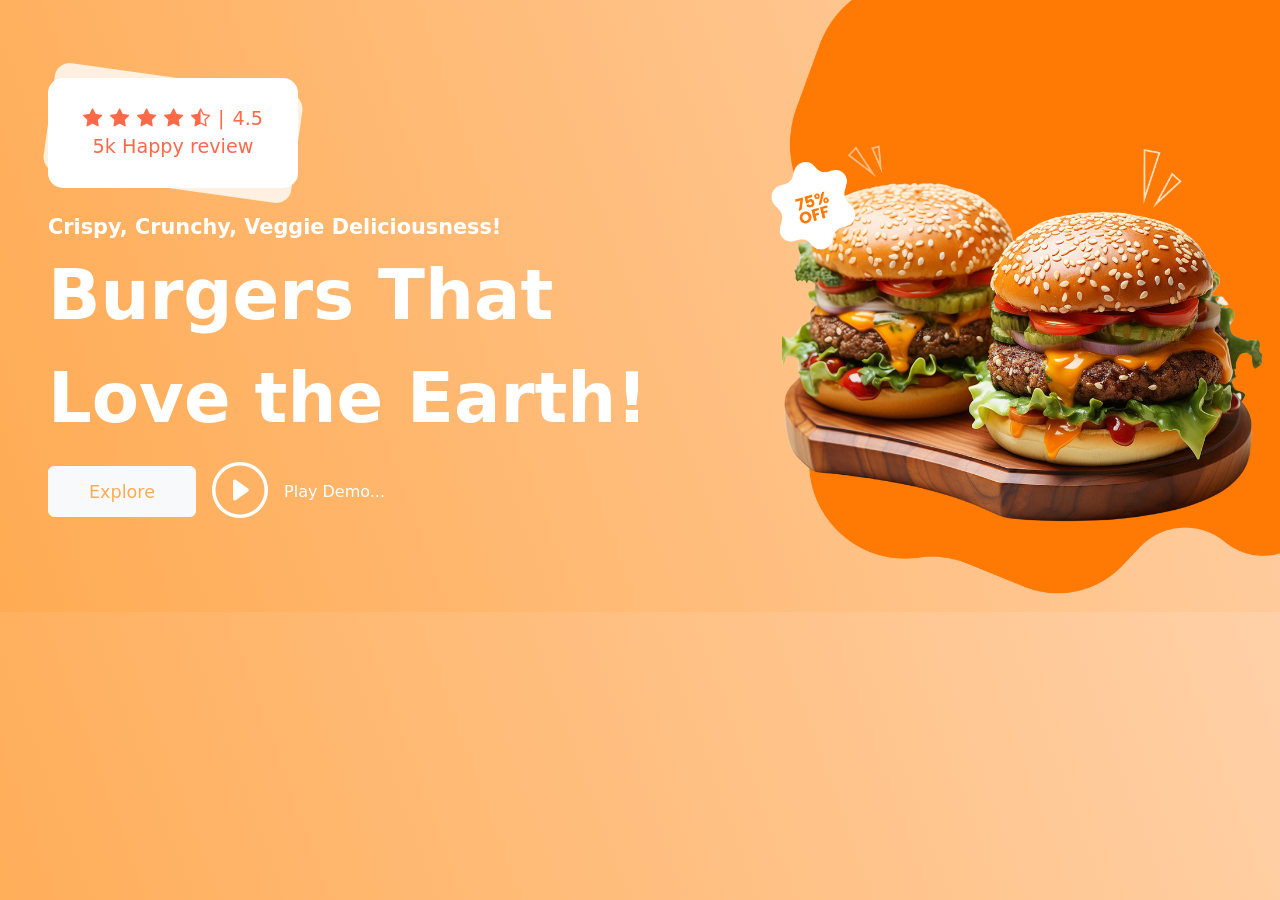
<file: burger/index.html>
<!doctype html>
<html lang="en">
  <head>
    <meta charset="utf-8">
    <meta name="viewport" content="width=device-width, initial-scale=1">
    <title>Burger</title>

    <link rel="stylesheet" href="https://cdn.jsdelivr.net/npm/bootstrap-icons@1.13.1/font/bootstrap-icons.min.css">

    <link href="https://cdn.jsdelivr.net/npm/bootstrap@5.3.8/dist/css/bootstrap.min.css" rel="stylesheet" integrity="sha384-sRIl4kxILFvY47J16cr9ZwB07vP4J8+LH7qKQnuqkuIAvNWLzeN8tE5YBujZqJLB" crossorigin="anonymous">
  
  
    <link rel="stylesheet" href="assets/css/style.css">
  </head>
  <body>

    <main>
        <div class="container-fluid">
            <div class="row">
                <div class="col-lg-7 col-12 d-flex flex-column justify-content-center ps-5">

                  <!-- Review Box  -->
                  <div class="position-relative mb-4">
                    <div class="box-size position-absolute d-flex flex-column align-items-center justify-content-center">

                      <div class="d-flex gap-2">
                        <i class="bi bi-star-fill"></i>
                        <i class="bi bi-star-fill"></i>
                        <i class="bi bi-star-fill"></i>
                        <i class="bi bi-star-fill"></i>
                        <i class="bi bi-star-half"></i>
                        <span>|</span>
                        <span>4.5</span>
                      </div>

                      <div>5k Happy review</div>

                    </div>
                    <div class="box-size box-rotate"></div>
                  </div>

                  <div class="h-subheading">Crispy, Crunchy, Veggie Deliciousness!</div>
                  <div class="h-heading">Burgers That Love the Earth!</div>

                  <div class="explore-div d-flex align-items-center gap-3">
                    <button class="btn btn-light ">Explore</button>
                    <i class="bi bi-play-circle"></i>
                    <a href="">Play Demo...</a>
                  </div>

                </div>
                <div class="col-lg-5 col-12 px-0">

                    <picture>
                      <source media="(max-width:992px)" srcset="assets/images/mobile_header.png">
                      <img class="img-fluid " src="assets/images/header.png" alt="">
                    </picture>

                    
                </div>
            </div>
        </div>
    </main>



    <script src="https://cdn.jsdelivr.net/npm/bootstrap@5.3.8/dist/js/bootstrap.bundle.min.js" integrity="sha384-FKyoEForCGlyvwx9Hj09JcYn3nv7wiPVlz7YYwJrWVcXK/BmnVDxM+D2scQbITxI" crossorigin="anonymous"></script>
  </body>
</html>
</file>
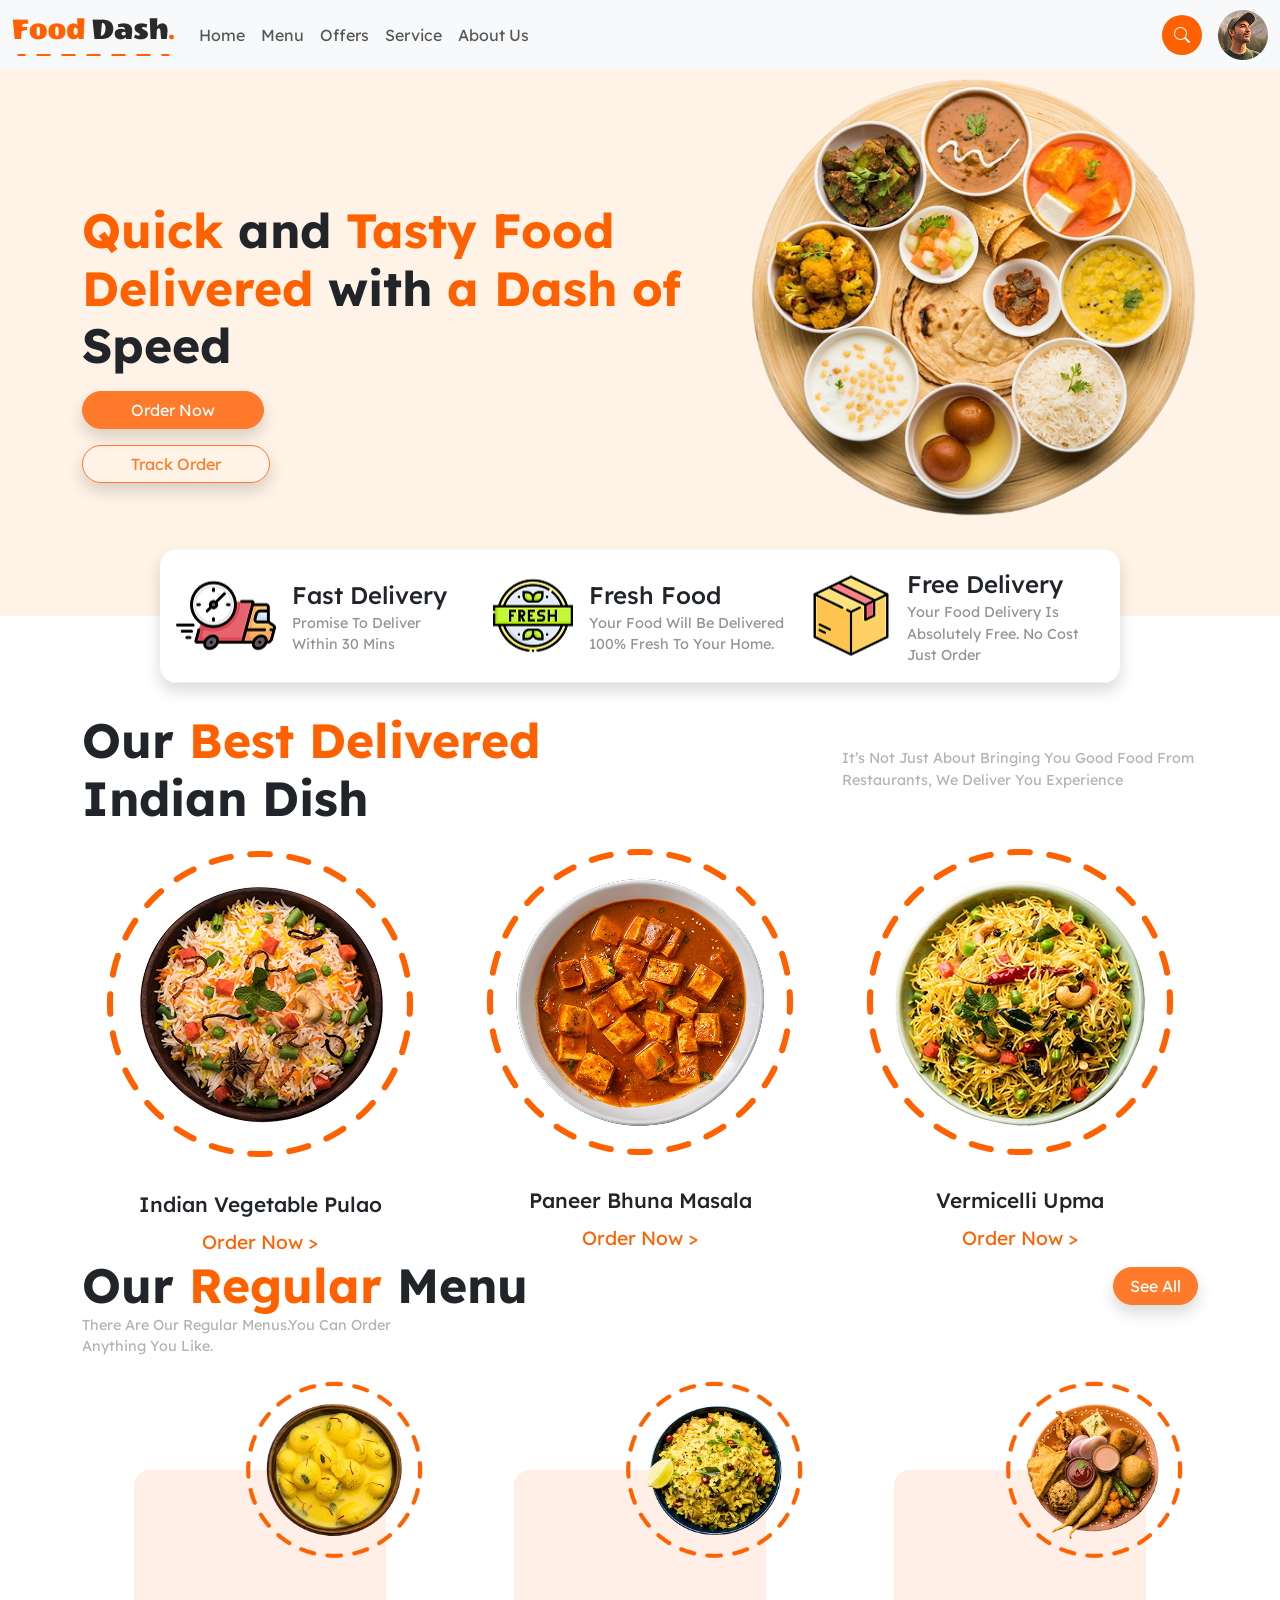
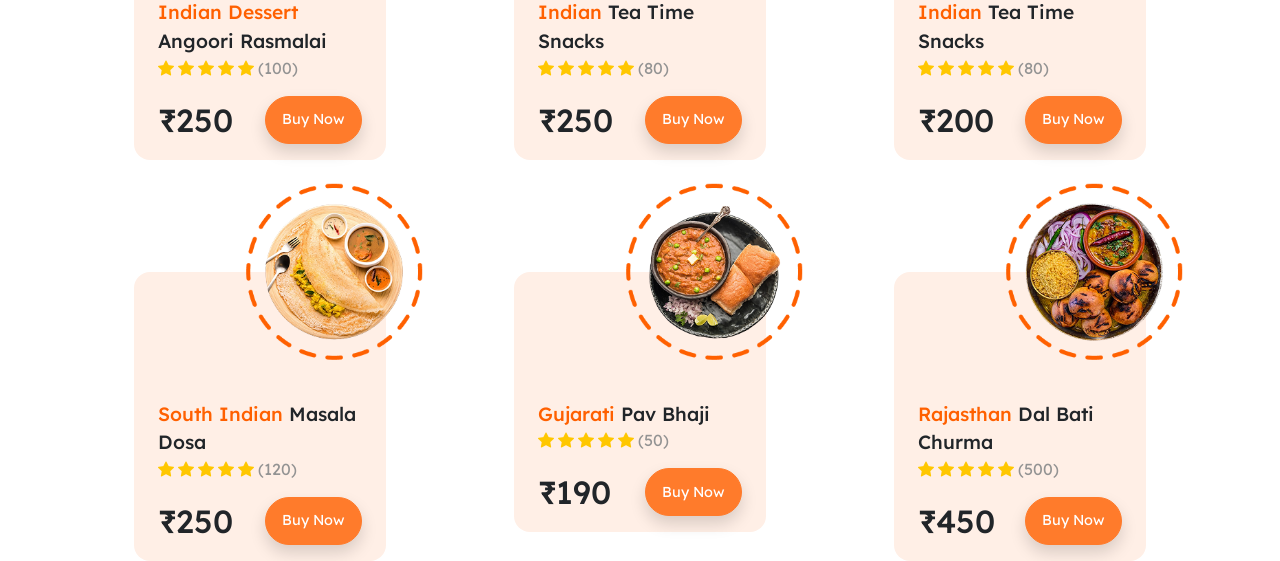
<file: fooddash/index.html>
<!doctype html>
<html lang="en">

<head>
    <meta charset="utf-8">
    <meta name="viewport" content="width=device-width, initial-scale=1">
    <title>Bootstrap demo</title>

    <link rel="preconnect" href="https://fonts.googleapis.com">
    <link rel="preconnect" href="https://fonts.gstatic.com" crossorigin>
    <link href="https://fonts.googleapis.com/css2?family=Lexend:wght@100..900&display=swap" rel="stylesheet">

    <link rel="stylesheet" href="https://cdn.jsdelivr.net/npm/bootstrap-icons@1.13.1/font/bootstrap-icons.min.css">


    <link href="https://cdn.jsdelivr.net/npm/bootstrap@5.3.8/dist/css/bootstrap.min.css" rel="stylesheet"
        integrity="sha384-sRIl4kxILFvY47J16cr9ZwB07vP4J8+LH7qKQnuqkuIAvNWLzeN8tE5YBujZqJLB" crossorigin="anonymous">

    <link rel="stylesheet" href="assets/css/style.css">
</head>

<body>


    <header>
        <nav class="navbar navbar-expand-lg bg-body-tertiary">
            <div class="container-fluid">
                <a class="navbar-brand" href="">
                    <img src="assets/images/logo.png" alt="">
                </a>

                <button class="navbar-toggler" data-bs-toggle="collapse" data-bs-target="#openClose">nav</button>

                <div class="collapse navbar-collapse" id="openClose">
                    <div class="navbar-nav">
                        <a class="nav-link" href="">Home</a>
                        <a class="nav-link" href="">Menu</a>
                        <a class="nav-link" href="">Offers</a>
                        <a class="nav-link" href="">Service</a>
                        <a class="nav-link" href="">About Us</a>
                    </div>
                </div>

                <div class="d-flex align-items-center">
                    <div class="search-icon rounded-circle"><i class="bi bi-search"></i></div>
                    <img src="assets/images/profile.png" alt="">
                </div>

            </div>
        </nav>
    </header>





    <main>
        <div class="h-bg-color position-relative">
            <div class="container ">
                <!-- Header Row 1 -->
                <div class="row">
                    <div
                        class="col-lg-7 col-12 text-lg-start text-center d-flex flex-column justify-content-center align-items-lg-start align-items-center  gap-3">
                        <div class="h-heading"><span>Quick</span> and <span>Tasty Food Delivered</span> with <span>a
                                Dash of</span> Speed</div>
                        <button class="btn btn-primary rounded-pill btn-order-now shadow px-5">Order Now</button>
                        <button class="btn btn-outline-primary rounded-pill btn-track-order shadow px-5">Track
                            Order</button>
                    </div>
                    <div class="col-lg-5 col-12">
                        <img class="img-fluid h-spacing" src="assets/images/header.png" alt="">
                    </div>
                </div>

                <!-- Delivery Box Row -->
                <section class="bg-white shadow rounded-4 p-3 position-absolute start-50 top-100 translate-middle w-75">
                    <div class="row">

                        <div class="col-lg-4 col-12 d-flex align-items-center gap-3">
                            <img src="assets/images/icons/fast-delivery 1.png" alt="">
                            <div>
                                <div class="delivery-heading">Fast Delivery</div>
                                <div class="delivery-subheading">Promise To Deliver Within 30 Mins</div>
                            </div>
                        </div>

                        <div class="col-lg-4 col-12 d-flex align-items-center gap-3">
                            <img src="assets/images/icons/fresh.png" alt="">
                            <div>
                                <div class="delivery-heading">Fresh Food</div>
                                <div class="delivery-subheading">Your Food Will Be Delivered 100% Fresh To Your Home.
                                </div>
                            </div>
                        </div>

                        <div class="col-lg-4 col-12 d-flex align-items-center gap-3">
                            <img src="assets/images/icons/box.png" alt="">
                            <div>
                                <div class="delivery-heading">Free Delivery</div>
                                <div class="delivery-subheading">Your Food Delivery Is Absolutely Free. No Cost Just
                                    Order</div>
                            </div>
                        </div>



                    </div>
                </section>
            </div>
        </div>

        <!-- Indian Dish Section  -->
        <section class="indian-dish-space">
            <div class="container">
                <!-- Headings -->
                <div class="row">
                    <div class="col-lg-6 col-12">
                        <div class="h-heading">Our <span>Best Delivered</span> Indian Dish</div>
                    </div>
                    <div class="col-lg-2 col-12"></div>
                    <div class="col-lg-4 col-12 d-flex align-items-center">
                        <div class="indian-dish-subheading">It’s Not Just About Bringing You Good Food From Restaurants,
                            We Deliver You Experience</div>
                    </div>
                </div>
                <!-- products -->
                <div class="row">

                    <div class="col-lg-4 col-md-6 col-12 d-flex flex-column align-items-center gap-2">
                        <img src="assets/images/products/1.png" alt="">
                        <div class="indian-dish-name">Indian Vegetable Pulao</div>
                        <a href="" class="indian-dish-link">Order Now > </a>
                    </div>

                    <div class="col-lg-4 col-md-6 col-12 d-flex flex-column align-items-center gap-2">
                        <img src="assets/images/products/2.png" alt="">
                        <div class="indian-dish-name">Paneer Bhuna Masala</div>
                        <a href="" class="indian-dish-link">Order Now > </a>
                    </div>

                    <div class="col-lg-4 col-md-6 col-12 d-flex flex-column align-items-center gap-2">
                        <img src="assets/images/products/3.png" alt="">
                        <div class="indian-dish-name">Vermicelli Upma</div>
                        <a href="" class="indian-dish-link">Order Now > </a>
                    </div>

                </div>

            </div>
        </section>

        <!-- Regular Menu Section -->
        <section>
            <div class="container">
                <!-- Heading Row  -->
                <div class="row">
                    <div class="col-12 d-flex justify-content-between align-items-center">
                        <div class="h-heading">Our <span>Regular</span> Menu</div>
                        <button class="btn btn-primary rounded-pill btn-order-now shadow px-3">See All</button>
                    </div>
                    <div class="col-4">
                        <div class="indian-dish-subheading">There Are Our Regular Menus.You Can Order Anything You Like.
                        </div>
                    </div>
                </div>

                <!-- Product Row  -->
                <div class="row">

                    <!-- col 1 -->
                    <div class="col-4 col-spacing">

                        <div class="p-background px-4 rounded-4 position-relative pb-3">
                            <img class="position-absolute top-0"
                                src="assets/images/products/4.png" alt="">
                            <div class="p-name p-img-spacing"><span>Indian Dessert</span> Angoori Rasmalai</div>
                            <div class="p-icons">
                                <i class="bi bi-star-fill"></i>
                                <i class="bi bi-star-fill"></i>
                                <i class="bi bi-star-fill"></i>
                                <i class="bi bi-star-fill"></i>
                                <i class="bi bi-star-fill"></i>
                                <span>(100)</span>
                            </div>
                            <div class="d-flex justify-content-between mt-3">
                                <div class="p-price">₹250</div>
                                <button class="btn btn-primary rounded-pill btn-order-now shadow px-3 p-button">Buy
                                    Now</button>
                            </div>

                        </div>

                    </div>

                    <!-- col 2  -->

                    <div class="col-4 col-spacing">

                        <div class="p-background px-4 rounded-4 position-relative pb-3">
                            <img class="position-absolute top-0 "
                                src="assets/images/products/5.png" alt="">
                            <div class="p-name p-img-spacing"><span>Indian</span> Tea Time Snacks</div>
                            <div class="p-icons">
                                <i class="bi bi-star-fill"></i>
                                <i class="bi bi-star-fill"></i>
                                <i class="bi bi-star-fill"></i>
                                <i class="bi bi-star-fill"></i>
                                <i class="bi bi-star-fill"></i>
                                <span>(80)</span>
                            </div>
                            <div class="d-flex justify-content-between mt-3">
                                <div class="p-price">₹250</div>
                                <button class="btn btn-primary rounded-pill btn-order-now shadow px-3 p-button">Buy
                                    Now</button>
                            </div>

                        </div>

                    </div>

                    <!-- col 3 -->
                    <div class="col-4 col-spacing">

                        <div class="p-background px-4 rounded-4 position-relative pb-3">
                            <img class="position-absolute top-0 "
                                src="assets/images/products/6.png" alt="">
                            <div class="p-name p-img-spacing"><span>Indian</span> Tea Time Snacks</div>
                            <div class="p-icons">
                                <i class="bi bi-star-fill"></i>
                                <i class="bi bi-star-fill"></i>
                                <i class="bi bi-star-fill"></i>
                                <i class="bi bi-star-fill"></i>
                                <i class="bi bi-star-fill"></i>
                                <span>(80)</span>
                            </div>
                            <div class="d-flex justify-content-between mt-3">
                                <div class="p-price">₹200</div>
                                <button class="btn btn-primary rounded-pill btn-order-now shadow px-3 p-button">Buy
                                    Now</button>
                            </div>

                        </div>

                    </div>

                    <!-- col 4  -->

                      <div class="col-4 col-spacing">

                        <div class="p-background px-4 rounded-4 position-relative pb-3">
                            <img class="position-absolute top-0 "
                                src="assets/images/products/7.png" alt="">
                            <div class="p-name p-img-spacing"><span>South Indian</span> Masala Dosa</div>
                            <div class="p-icons">
                                <i class="bi bi-star-fill"></i>
                                <i class="bi bi-star-fill"></i>
                                <i class="bi bi-star-fill"></i>
                                <i class="bi bi-star-fill"></i>
                                <i class="bi bi-star-fill"></i>
                                <span>(120)</span>
                            </div>
                            <div class="d-flex justify-content-between mt-3">
                                <div class="p-price">₹250</div>
                                <button class="btn btn-primary rounded-pill btn-order-now shadow px-3 p-button">Buy
                                    Now</button>
                            </div>

                        </div>

                    </div>

                    <!-- col 5  -->

                      <div class="col-4 col-spacing">

                        <div class="p-background px-4 rounded-4 position-relative pb-3">
                            <img class="position-absolute top-0 "
                                src="assets/images/products/8.png" alt="">
                            <div class="p-name p-img-spacing"><span>Gujarati</span> Pav Bhaji</div>
                            <div class="p-icons">
                                <i class="bi bi-star-fill"></i>
                                <i class="bi bi-star-fill"></i>
                                <i class="bi bi-star-fill"></i>
                                <i class="bi bi-star-fill"></i>
                                <i class="bi bi-star-fill"></i>
                                <span>(50)</span>
                            </div>
                            <div class="d-flex justify-content-between mt-3">
                                <div class="p-price">₹190</div>
                                <button class="btn btn-primary rounded-pill btn-order-now shadow px-3 p-button">Buy
                                    Now</button>
                            </div>

                        </div>

                    </div>

                    <!-- col 6  -->

                      <div class="col-4 col-spacing">

                        <div class="p-background px-4 rounded-4 position-relative pb-3">
                            <img class="position-absolute top-0 "
                                src="assets/images/products/9.png" alt="">
                            <div class="p-name p-img-spacing"><span>Rajasthan</span> Dal Bati Churma</div>
                            <div class="p-icons">
                                <i class="bi bi-star-fill"></i>
                                <i class="bi bi-star-fill"></i>
                                <i class="bi bi-star-fill"></i>
                                <i class="bi bi-star-fill"></i>
                                <i class="bi bi-star-fill"></i>
                                <span>(500)</span>
                            </div>
                            <div class="d-flex justify-content-between mt-3">
                                <div class="p-price">₹450</div>
                                <button class="btn btn-primary rounded-pill btn-order-now shadow px-3 p-button">Buy
                                    Now</button>
                            </div>

                        </div>

                    </div>

                </div>


            </div>
        </section>
    </main>
    <footer></footer>

    <script src="https://cdn.jsdelivr.net/npm/bootstrap@5.3.8/dist/js/bootstrap.bundle.min.js"
        integrity="sha384-FKyoEForCGlyvwx9Hj09JcYn3nv7wiPVlz7YYwJrWVcXK/BmnVDxM+D2scQbITxI"
        crossorigin="anonymous"></script>
</body>

</html>
</file>
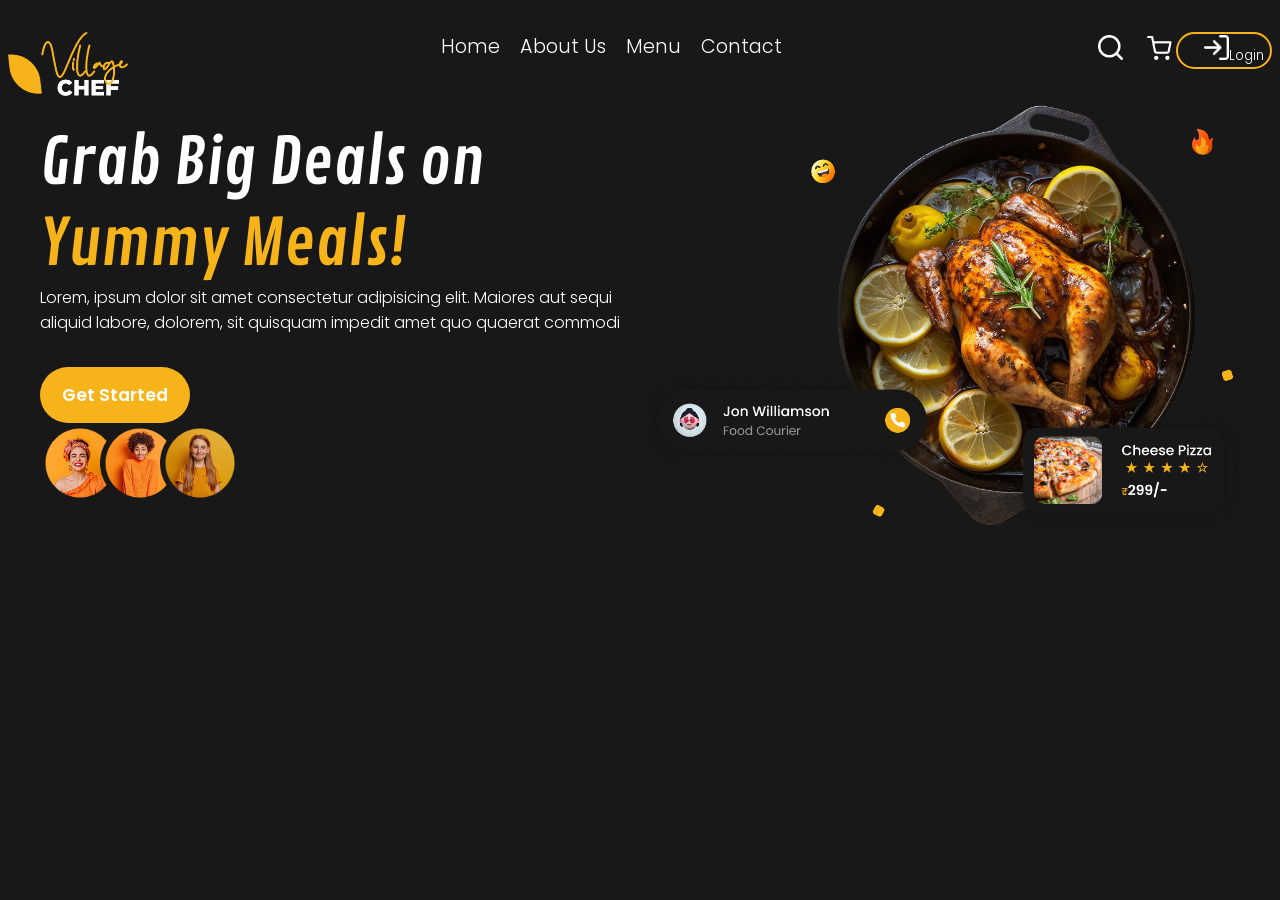
<file: villagechef/index.html>
<!DOCTYPE html>
<html lang="en">
<head>
    <meta charset="UTF-8">
    <meta name="viewport" content="width=device-width, initial-scale=1.0">
    <title>Document</title>

    <link rel="stylesheet" href="assets/css/style.css">
</head>
<body>

    <header>
        <div>
            <img class="logo" src="assets/images/logo.png" alt="">
        </div>
        <div class="menu">
            <a href="">Home</a>
            <a href="">About Us</a>
            <a href="">Menu</a>
            <a href="">Contact</a>
        </div>
        <div>
            <img class="img-icon" src="assets/images/icons/search.png" alt="">
            <img class="img-icon" src="assets/images/icons/cart.png" alt="">
            <button class="btn-header">
                <img class="img-icon" src="assets/images/icons/logout.png" alt="">Login
            </button>
        </div>
    </header>

    <main>
        <div class="main">
            <div class="left">
                <div class="h-heading">Grab Big Deals on <span class="h-heading-color">Yummy Meals!</span></div>
                <div class="h-subheading">Lorem, ipsum dolor sit amet consectetur adipisicing elit. Maiores aut sequi aliquid 
                    labore, dolorem, sit quisquam impedit amet quo quaerat commodi 
                </div>
                <button class="btn">Get Started</button>
                <!-- Image Overlap -->
                <div class="rating-main">
                    <img class="rating-img" src="assets/images/customer1.png" alt="">
                    <img class="rating-img p-img-1" src="assets/images/customer2.png" alt="">
                    <img class="rating-img p-img-2" src="assets/images/customer3.png" alt="">
                </div>
            </div>
            <div class="right">
                <img class="h-img" src="assets/images/header.png" alt="">
            </div>
        </div>
    </main>

    <footer></footer>
    
</body>
</html>
</file>
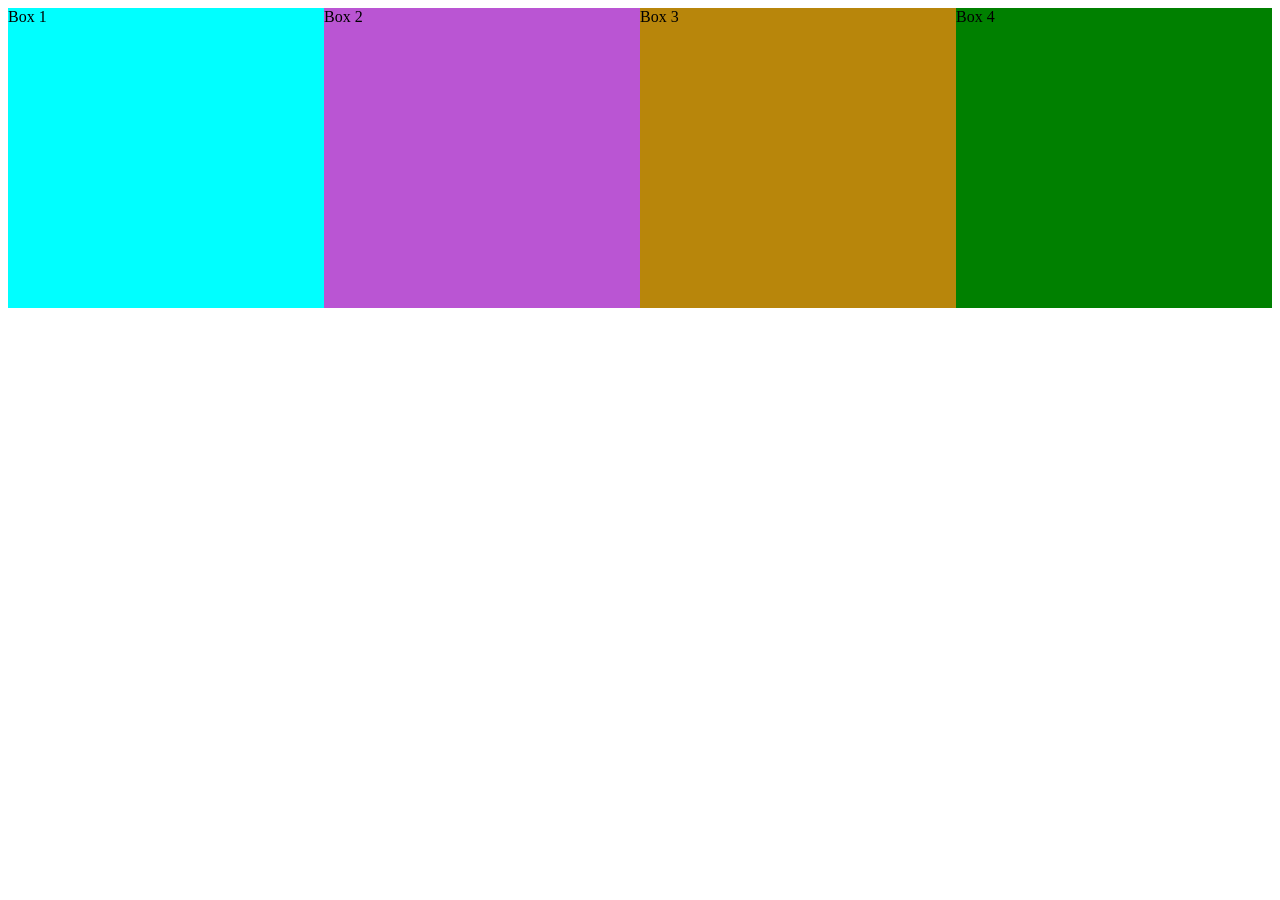
<file: display.html>
<!DOCTYPE html>
<html lang="en">

<head>
    <meta charset="UTF-8">
    <meta name="viewport" content="width=device-width, initial-scale=1.0">
    <title>Document</title>

    <style>

        .main{
            display: flex;
        }

        .box1,
        .box2,
        .box3,
        .box4 {
            width: 400px;
            height: 300px;

        }

        .box1 {
            background-color: aqua;
            
        }

        .box2 {
            background-color: mediumorchid;
            display: block;
        }

        .box3 {
            background-color: darkgoldenrod;
            display: inline-block;
        }
        .box4 {
            background-color: green;
            display: inline-block;
        }
    </style>
</head>

<body>
    <div class="main">
        <div class="box1">Box 1</div>
        <div class="box2">Box 2</div>
        <div class="box3">Box 3</div>
        <div class="box4">Box 4</div>
    </div>
    


    

</body>

</html>
</file>
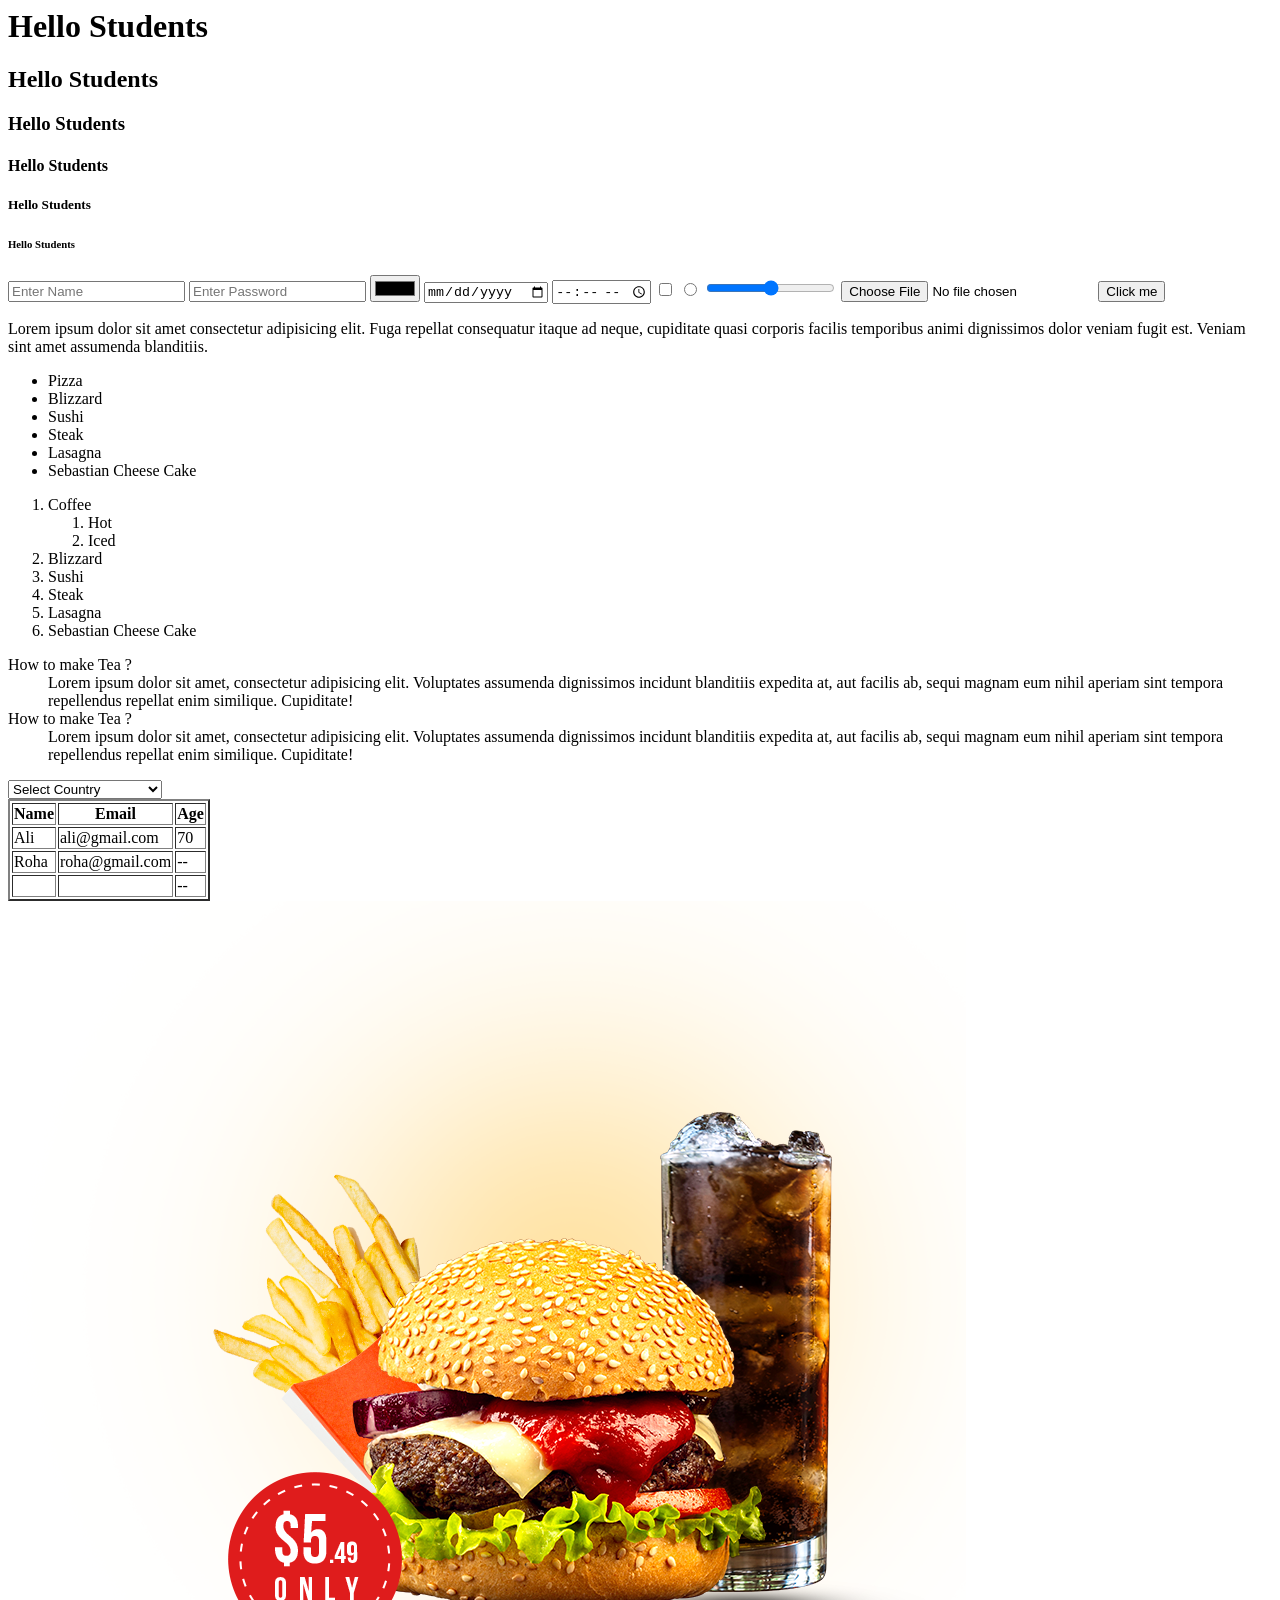
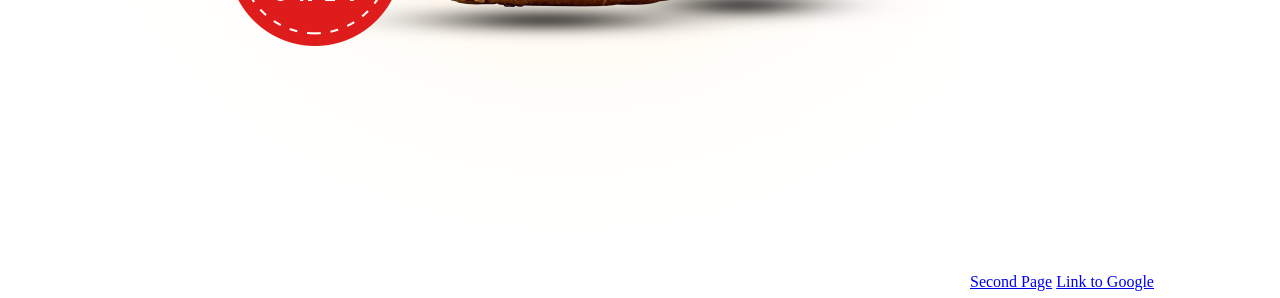
<file: first.html>
<html>

<head> </head>

<body>
    <h1>Hello Students</h1>
    <h2>Hello Students</h2>
    <h3>Hello Students</h3>
    <h4>Hello Students</h4>
    <h5>Hello Students</h5>
    <h6>Hello Students</h6>

    <input type="text" placeholder="Enter Name"> 
    <input type="password" placeholder="Enter Password">
    <input type="color">
    <input type="date">
    <input type="time">
    <input type="checkbox">
    <input type="radio">
    <input type="range">
    <input type="file">
    <input type="submit" value="Click me">
    




    <p>Lorem ipsum dolor sit amet consectetur adipisicing elit. 
        Fuga repellat consequatur itaque ad neque, cupiditate quasi corporis 
        facilis temporibus animi dignissimos dolor veniam fugit est. 
        Veniam sint amet assumenda blanditiis.</p>


        <ul>
            <li>Pizza</li>
            <li>Blizzard</li>
            <li>Sushi</li>
            <li>Steak</li>
            <li>Lasagna</li>
            <li>Sebastian Cheese Cake</li>
        </ul>

        <ol>
            <li>
                Coffee
                <ol>
                    <li>Hot</li>
                    <li>Iced</li>
                </ol>
            </li>
            <li>Blizzard</li>
            <li>Sushi</li>
            <li>Steak</li>
            <li>Lasagna</li>
            <li>Sebastian Cheese Cake</li>
        </ol>


        <dl>
            <dt>How to make Tea ?</dt>
            <dd>Lorem ipsum dolor sit amet, consectetur adipisicing elit. Voluptates assumenda dignissimos 
                incidunt blanditiis expedita at, aut facilis ab, sequi magnam eum nihil 
                aperiam sint tempora repellendus repellat enim similique. Cupiditate!
            </dd>

            <dt>How to make Tea ?</dt>
            <dd>Lorem ipsum dolor sit amet, consectetur adipisicing elit. Voluptates assumenda dignissimos 
                incidunt blanditiis expedita at, aut facilis ab, sequi magnam eum nihil 
                aperiam sint tempora repellendus repellat enim similique. Cupiditate!
            </dd>
        </dl>


        <select>
            <option>Select Country</option>
            <option>United States</option>
            <option>Pakistan</option>
            <option>United Kingdom</option>
            <option>United Arab Emerates</option>
            <option>Iran</option>
        </select>


        <table border="2">
            <tr>
                <th>Name</th>
                <th>Email</th>
                <th>Age</th>
            </tr>
            <tr>
                <td>Ali</td>
                <td>ali@gmail.com</td>
                <td>70</td>
            </tr>
            <tr>
                <td>Roha</td>
                <td>roha@gmail.com</td>
                <td>--</td>
            </tr>
            <tr>
                <td></td>
                <td></td>
                <td>--</td>
            </tr>
        </table>

        <img src="assets/images/header.png" alt="Loading Error">

        <a href="second.html">Second Page</a>
        <a href="https://www.google.com/" target="_blank">Link to Google</a>
    
</body>

</html>
</file>
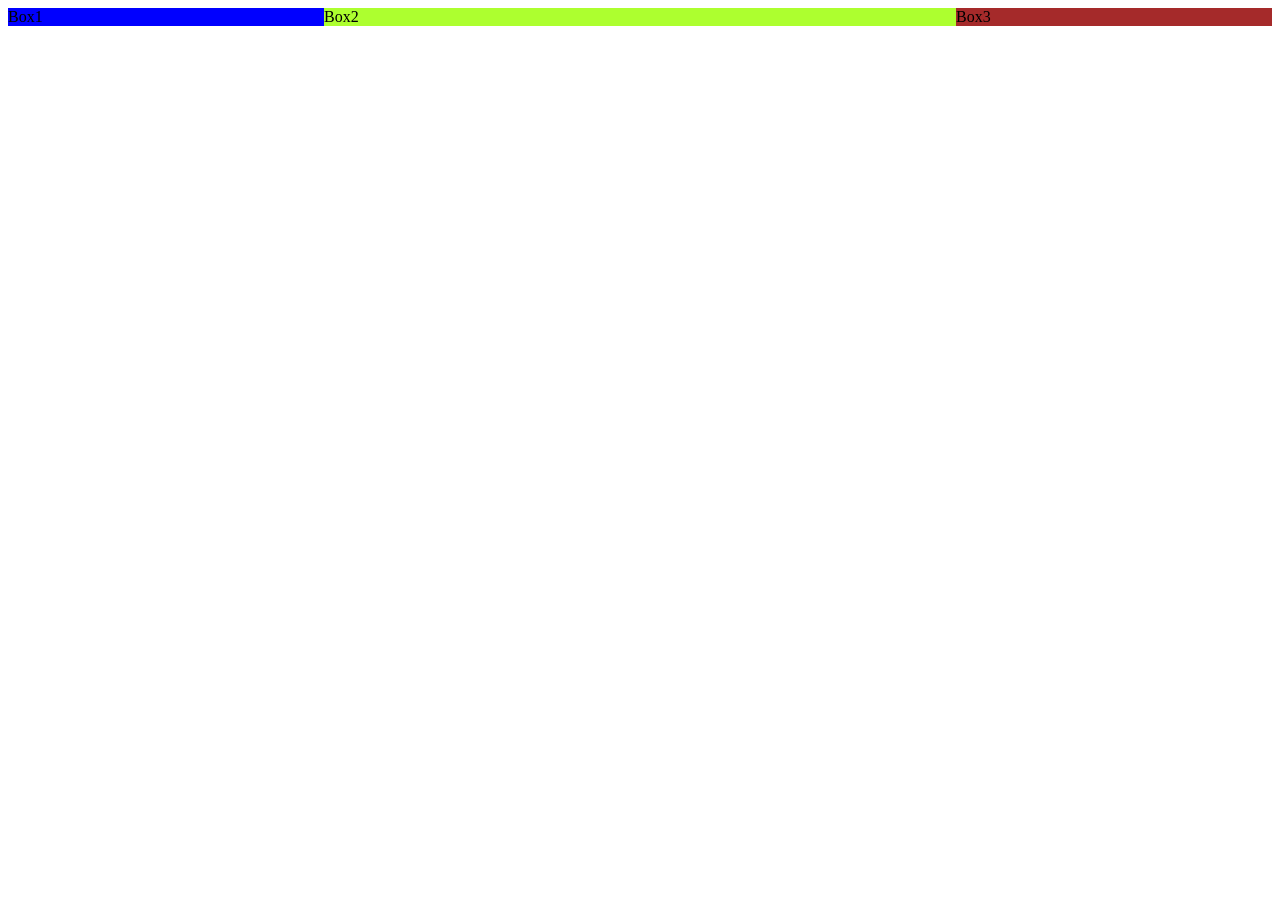
<file: grid.html>
<!DOCTYPE html>
<html lang="en">
<head>
    <meta charset="UTF-8">
    <meta name="viewport" content="width=device-width, initial-scale=1.0">
    <title>Document</title>
    <style>

        .main{
            display: grid;
            grid-template-columns: 1fr 2fr 1fr;
        }

        .box1{
            background-color: blue;
        }
        .box2{
            background-color: greenyellow;
        }
        .box3{
            background-color: brown;
        }
    </style>
</head>
<body>
    
    <div class="main">
        <div class="box1">Box1</div>
        <div class="box2">Box2</div>
        <div class="box3">Box3</div>
    </div>
    
</body>
</html>
</file>
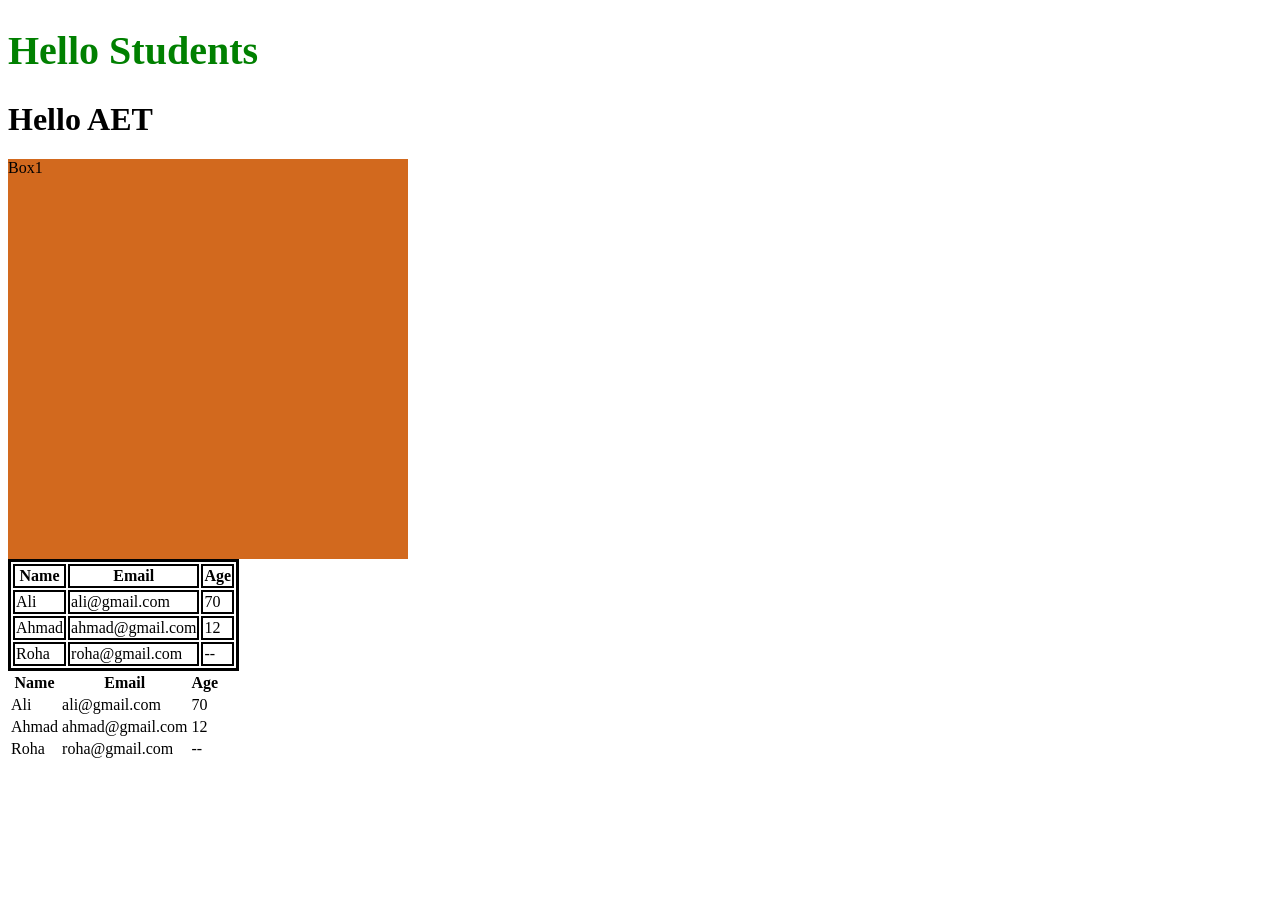
<file: internal.html>
<!DOCTYPE html>
<html lang="en">

<head>
    <meta charset="UTF-8">
    <meta name="viewport" content="width=, initial-scale=1.0">
    <title>Document</title>
    <style>
        .heading{
            color: green;
            font-size: 40px;
        }
        .tbl{
            border: 3px solid black;
        }
        .tbl td , .tbl th{
            border: 2px solid black;
        }
        .box1{
            width: 400px;
            height: 400px;
            background-color: chocolate;
        }
        
    </style>
</head>

<body>

    <h1 class="heading">Hello Students</h1>
    <h1>Hello AET</h1>

    <div class="box1">Box1</div>

    <table class="tbl">
            <tr>
                <th>Name</th>
                <th>Email</th>
                <th>Age</th>
            </tr>
            <tr>
                <td>Ali</td>
                <td>ali@gmail.com</td>
                <td>70</td>
            </tr>
            <tr>
                <td>Ahmad</td>
                <td>ahmad@gmail.com</td>
                <td>12</td>
            </tr>
            <tr>
                <td>Roha</td>
                <td>roha@gmail.com</td>
                <td>--</td>
            </tr>
            
        </table>



        <table>
            <tr>
                <th>Name</th>
                <th>Email</th>
                <th>Age</th>
            </tr>
            <tr>
                <td>Ali</td>
                <td>ali@gmail.com</td>
                <td>70</td>
            </tr>
            <tr>
                <td>Ahmad</td>
                <td>ahmad@gmail.com</td>
                <td>12</td>
            </tr>
            <tr>
                <td>Roha</td>
                <td>roha@gmail.com</td>
                <td>--</td>
            </tr>
            
        </table>
</body>

</html>
</file>
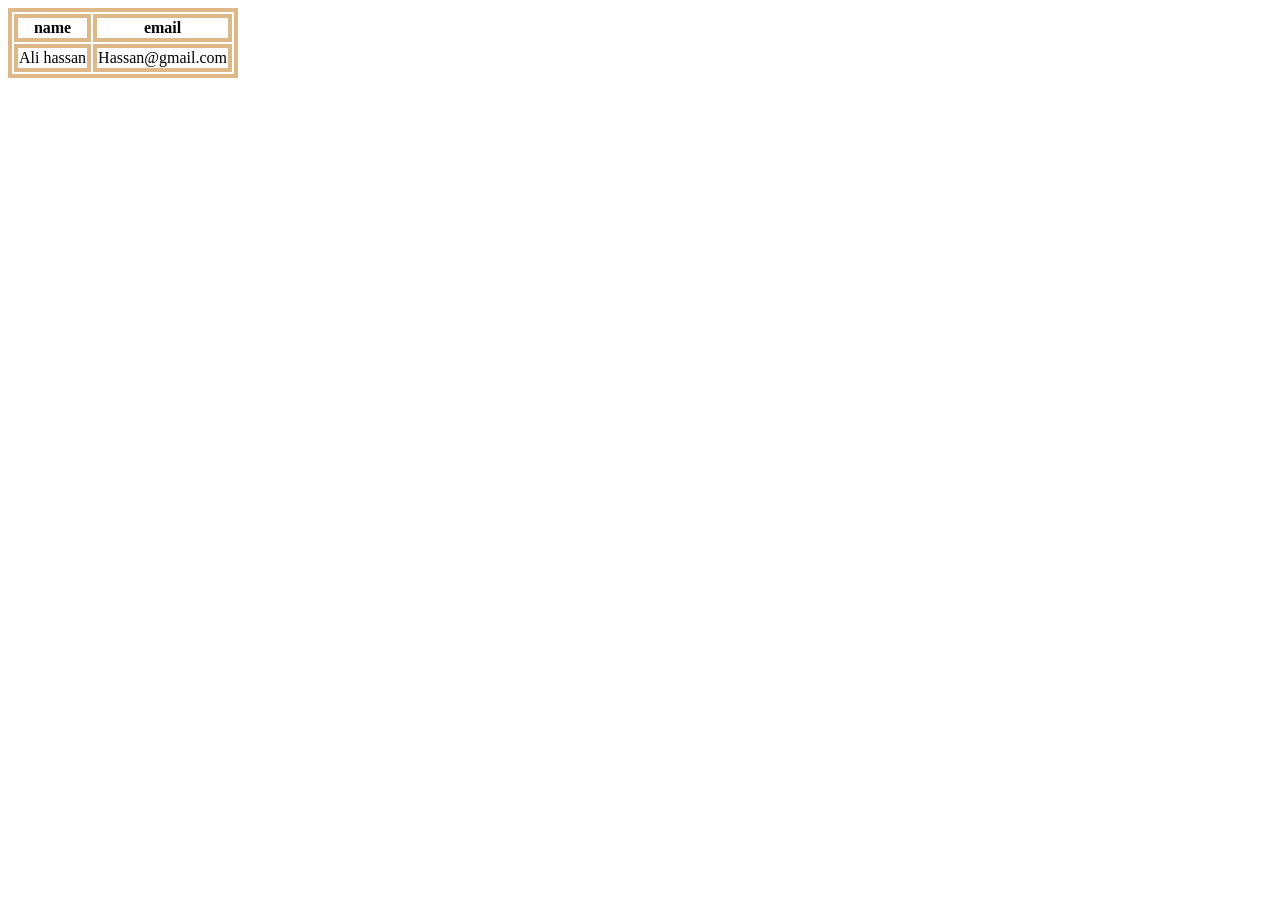
<file: sample.html>
<!DOCTYPE html>
<html lang="en">

<head>
    <meta charset="UTF-8">
    <meta name="viewport" content="width=, initial-scale=1.0">
    <title>Document</title>
</head>

<body>
    <table style="border: 4px solid burlywood;">
        <tr>
            <th style="border: 4px solid burlywood;">name</th>
            <th style="border: 4px solid burlywood;">email</th>
        </tr>
        <tr>
            <td style="border: 4px solid burlywood;">Ali hassan</td>
            <td style="border: 4px solid burlywood;">Hassan@gmail.com</td>

        </tr>
    </table>
</body>

</html>
</file>
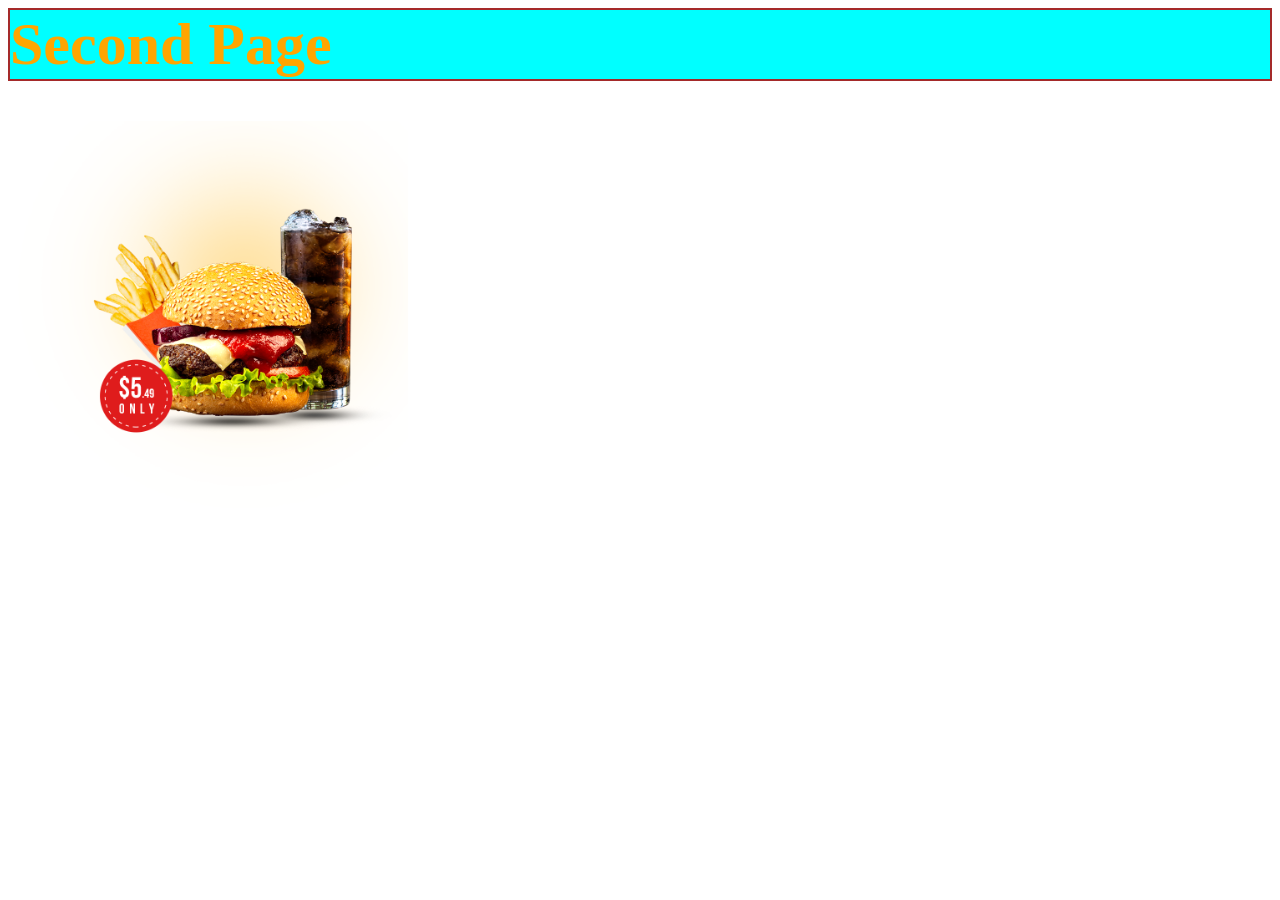
<file: second.html>
<html>
    <head></head>
    <body>
        <h1 style="color: orange; font-size: 60px; background-color: aqua; border: 2px solid brown;">Second Page</h1>

        <img style="width: 400px;" src="assets/images/header.png" alt="">
        <div></div>
        <header></header>
        <footer></footer>
        <section></section>
    </body>
</html>
</file>
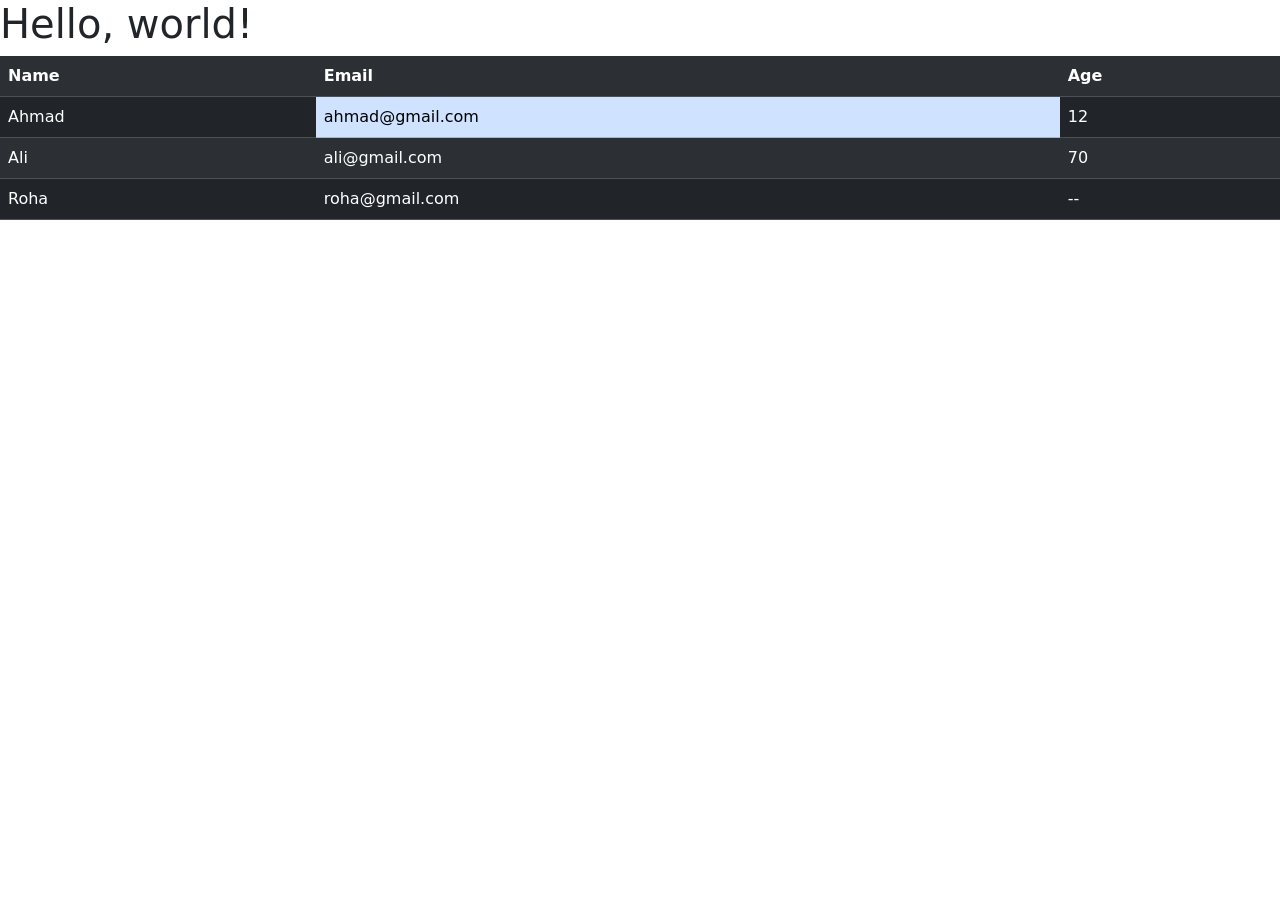
<file: learining/bootstrap.html>
<!doctype html>
<html lang="en">
  <head>
    <meta charset="utf-8">
    <meta name="viewport" content="width=device-width, initial-scale=1">
    <title>Bootstrap demo</title>
    <link href="https://cdn.jsdelivr.net/npm/bootstrap@5.3.8/dist/css/bootstrap.min.css" rel="stylesheet" integrity="sha384-sRIl4kxILFvY47J16cr9ZwB07vP4J8+LH7qKQnuqkuIAvNWLzeN8tE5YBujZqJLB" crossorigin="anonymous">
  </head>
  <body>
    <h1>Hello, world!</h1>

    <table class="table table-dark table-striped table-hover">
            <tr>
                <th>Name</th>
                <th>Email</th>
                <th>Age</th>
            </tr>
            <tr>
                <td>Ahmad</td>
                <td class="table-primary">ahmad@gmail.com</td>
                <td>12</td>
            </tr>
            <tr>
                <td>Ali</td>
                <td>ali@gmail.com</td>
                <td>70</td>
            </tr>
            <tr>
                <td>Roha</td>
                <td>roha@gmail.com</td>
                <td>--</td>
            </tr>
           
        </table>


    <script src="https://cdn.jsdelivr.net/npm/bootstrap@5.3.8/dist/js/bootstrap.bundle.min.js" integrity="sha384-FKyoEForCGlyvwx9Hj09JcYn3nv7wiPVlz7YYwJrWVcXK/BmnVDxM+D2scQbITxI" crossorigin="anonymous"></script>
  </body>
</html>
</file>
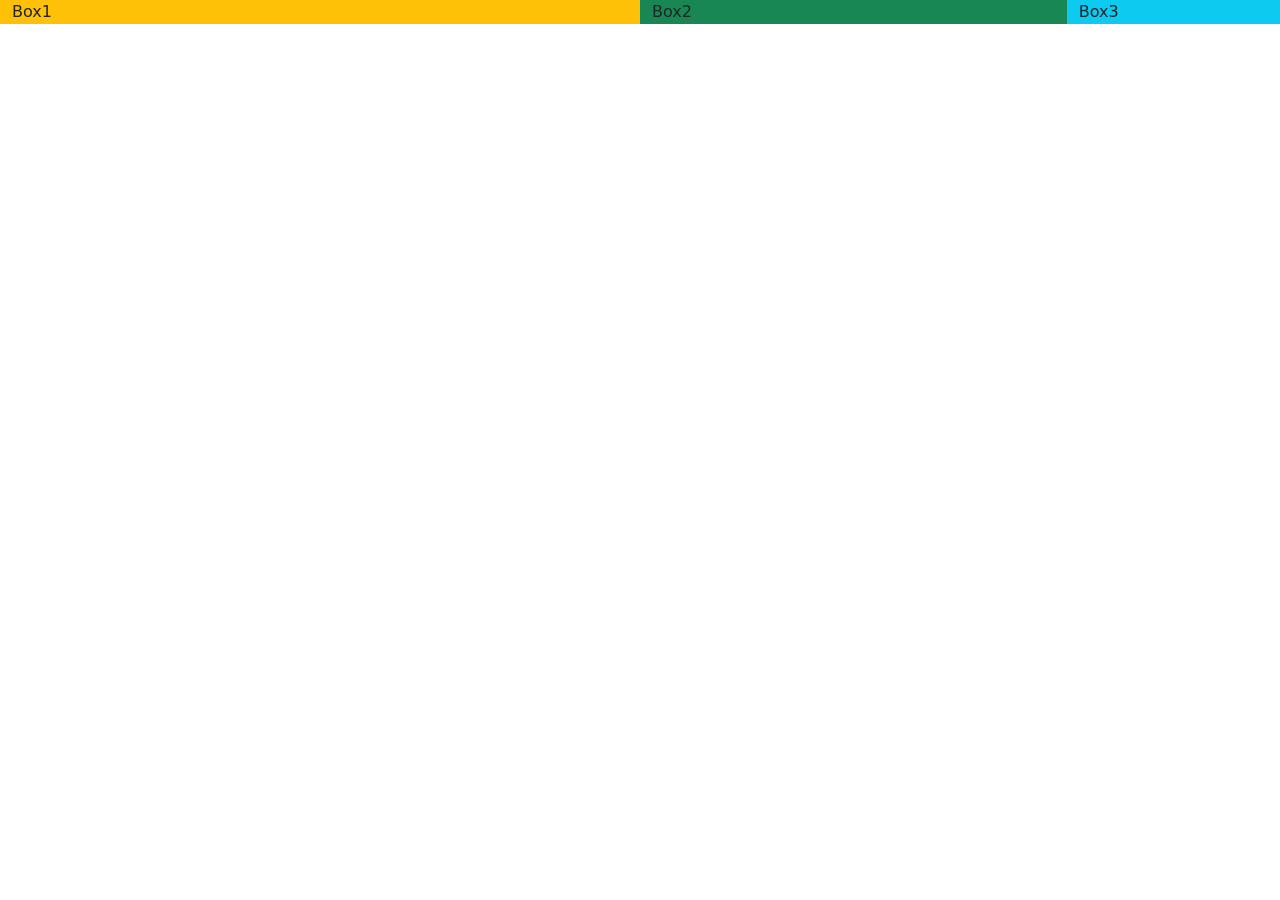
<file: learining/bootstrapgrid.html>
<!doctype html>
<html lang="en">
  <head>
    <meta charset="utf-8">
    <meta name="viewport" content="width=device-width, initial-scale=1">
    <title>Bootstrap demo</title>
    <link href="https://cdn.jsdelivr.net/npm/bootstrap@5.3.8/dist/css/bootstrap.min.css" rel="stylesheet" integrity="sha384-sRIl4kxILFvY47J16cr9ZwB07vP4J8+LH7qKQnuqkuIAvNWLzeN8tE5YBujZqJLB" crossorigin="anonymous">
  </head>
  <body>
   
    <div class="container-fluid">
        <div class="row">
            <div class="col-6 bg-warning">Box1</div>
            <div class="col-4 bg-success">Box2</div>
            <div class="col-2 bg-info">Box3</div>
        </div>
    </div>

    <script src="https://cdn.jsdelivr.net/npm/bootstrap@5.3.8/dist/js/bootstrap.bundle.min.js" integrity="sha384-FKyoEForCGlyvwx9Hj09JcYn3nv7wiPVlz7YYwJrWVcXK/BmnVDxM+D2scQbITxI" crossorigin="anonymous"></script>
  </body>
</html>
</file>
<file: burger/assets/css/style.css>
:root{
    --text-color: white;
    --primary1:#FFAB53;
    --primary2:#FFD0A7;
    --bg-review-box:white;
    --review-box-text-color : #FF6947;

}



body{
    background: linear-gradient(70deg,var(--primary1),var(--primary2)) ;
    
}
.h-heading{
    color: var(--text-color);
    font-size: 4.3rem;
    font-weight: 700;
}
.h-subheading{
    color: var(--text-color);
    font-size: 1.3em;
    font-weight: 600;
}
.explore-div i{
    font-size: 3.5rem;
    color: var(--text-color);
}
.explore-div a{
    font-size: 1rem;
    color: var(--text-color);
    text-decoration: none;
}
.explore-div button{
    font-weight: 500;
    font-size: 1.1rem;
    color: var(--primary1);
    padding-left: 2.5rem;
    padding-right: 2.5rem;
    padding-top:0.7rem ;
    padding-bottom: 0.7rem;
}
.box-size{
    width: 250px;
    height: 110px;
    background-color: var(--bg-review-box);
    border-radius: 15px;
    z-index: 2;

    color: var(--review-box-text-color);
    font-size: 1.2rem;
    font-weight: 400;
}
.box-rotate{
    transform: rotate(8deg);
    opacity: 0.8;
}
</file>
<file: fooddash/assets/css/style.css>
body {
    font-family: "Lexend";
}

.h-heading {
    font-size: 2.2rem;

    font-weight: 700;
}

.h-heading span {
    color: #FF6000;
}

.h-bg-color {
    background-color: #FFF2E6;
}

.btn-order-now {
    background-color: #FF7B2B;
    border-color: #FF7B2B;
}

.btn-order-now:hover {
    background-color: #e97126;
    border-color: #e97126;
}

.btn-order-now:active {
    background-color: #ca6120 !important;
    border-color: #ca6120 !important;
}

.btn-track-order {
    border-color: #FF7B2B;
    color: #FF7B2B;
}

.btn-track-order:hover {
    border-color: #FF7B2B;
    background-color: #FF7B2B;
}

.btn-track-order:active {
    background-color: #ca6120 !important;
    border-color: #ca6120 !important;
}

.delivery-heading {
    font-size: 1.5rem;
    font-weight: 500;
}

.delivery-subheading {
    font-size: 0.9rem;
    color: #939393;
}

.h-spacing {
    padding-bottom: 10.5rem;
}

.indian-dish-space {
    margin-top: 10.5rem;
}

.indian-dish-subheading {
    font-size: 0.9rem;
    color: #B3B3B3;
}

.indian-dish-name {
    font-size: 1.3rem;
    font-weight: 500;
}

.indian-dish-link {
    text-decoration: none;
    color: #FF6000;
    font-size: 1.2rem;
}

.p-icons i{
    color: #ffc700;
}
.p-icons span{
    color: #939393;
}
.p-name{
    font-size: 1.2rem;
    font-weight: 500;
}
.p-name span{
    color: #FF6000;
}
.p-price{
    font-size: 2.0rem;
    font-weight: 500;
}
.p-button{
    font-size: 0.9rem;
}
.p-background{
    background-color: #FFEFE6;
    margin-top: 7rem;
}
.p-img-spacing{
    padding-top: 8rem;  
}
.col-spacing{
    padding-left: 4rem;
    padding-right: 4rem;
}
.p-background img{
    width: 70%;
    transform: translate(50%, -50%);
}
.search-icon{
    background-color: #FF6000;
    width: 40px;
    height: 40px;
    color: white;
    margin-right: 1rem;
    display: flex;
    justify-content: center;
    align-items: center;

    
}

@media (min-width : 576px) {

    .h-heading {
        font-size: 2.5rem;
    }

    .indian-dish-space {
        margin-top: 10rem;
    }
    .h-spacing {
        padding-bottom: 10rem;
    }
}

@media (min-width : 768px) {

    .h-heading {
        font-size: 2.7rem;
    }

    .indian-dish-space {
        margin-top: 10rem;
    }
    .h-spacing {
        padding-bottom: 9rem;
    }
}

@media (min-width : 992px) {

    .h-heading {
        font-size: 3rem;
        line-height: 1.2;
    }

    .indian-dish-space {
        margin-top: 6rem;
    }

    .h-spacing {
        padding-bottom: 6rem;
    }
}
</file>
<file: villagechef/assets/css/style.css>
@font-face {
    font-family: "Contrial";
    src: url("../fonts/Contrail_One/ContrailOne-Regular.ttf");
}

@font-face {
    font-family: "poppins";
    src: url("../fonts/Poppins/Poppins-Light.ttf");
}

@font-face {
    font-family: "poppins-bold";
    src: url("../fonts/Poppins/Poppins-SemiBold.ttf");
}

body {
    background-color: #181818;
    color: white;
}

.main {
    display: grid;
    grid-template-columns: 1fr 1fr;
    padding-left: 2rem;
    padding-right: 2rem;
}

.h-img {
    width: 100%;
}

.h-heading {
    font-size: 4rem;
    font-family: "Contrial";
}

.h-subheading {

    font-family: "poppins";
}

.h-heading-color {
    color: #F7B41A;
}

.left {
    display: flex;
    justify-content: center;
    flex-direction: column;
}

.btn {
    background-color: #F7B41A;
    border: none;
    border-radius: 50px;
    width: 25%;
    color: white;
    margin-top: 2rem;
    padding: 15px;
    font-size: 1.1rem;
    font-family: "poppins-bold";

}

.logo {
    width: 120px;
}

.menu a {
    color: white;
    text-decoration: none;
    font-family: "poppins";
    margin-left: 1rem;
    font-size: 1.2rem;
}

header {
    display: flex;
    justify-content: space-between;
    padding-top: 1.5rem;
}

.img-icon {
    width: 25px;
    padding-left: 20px;
}

.btn-header {
    border: 2px solid #F7B41A;
    border-radius: 30px;
    background-color: #181818;
    color: white;
    font-family: "poppins";
}

.rating-img {
    width: 80px;
    position: absolute;
}

.rating-main {
    position: relative;
    width: 30%;
    height: 90px;
    /* border: 3px solid #F7B41A; */
}

.p-img-1 {
    left: 60px;
}

.p-img-2 {
    left: 120px;
}
</file>
